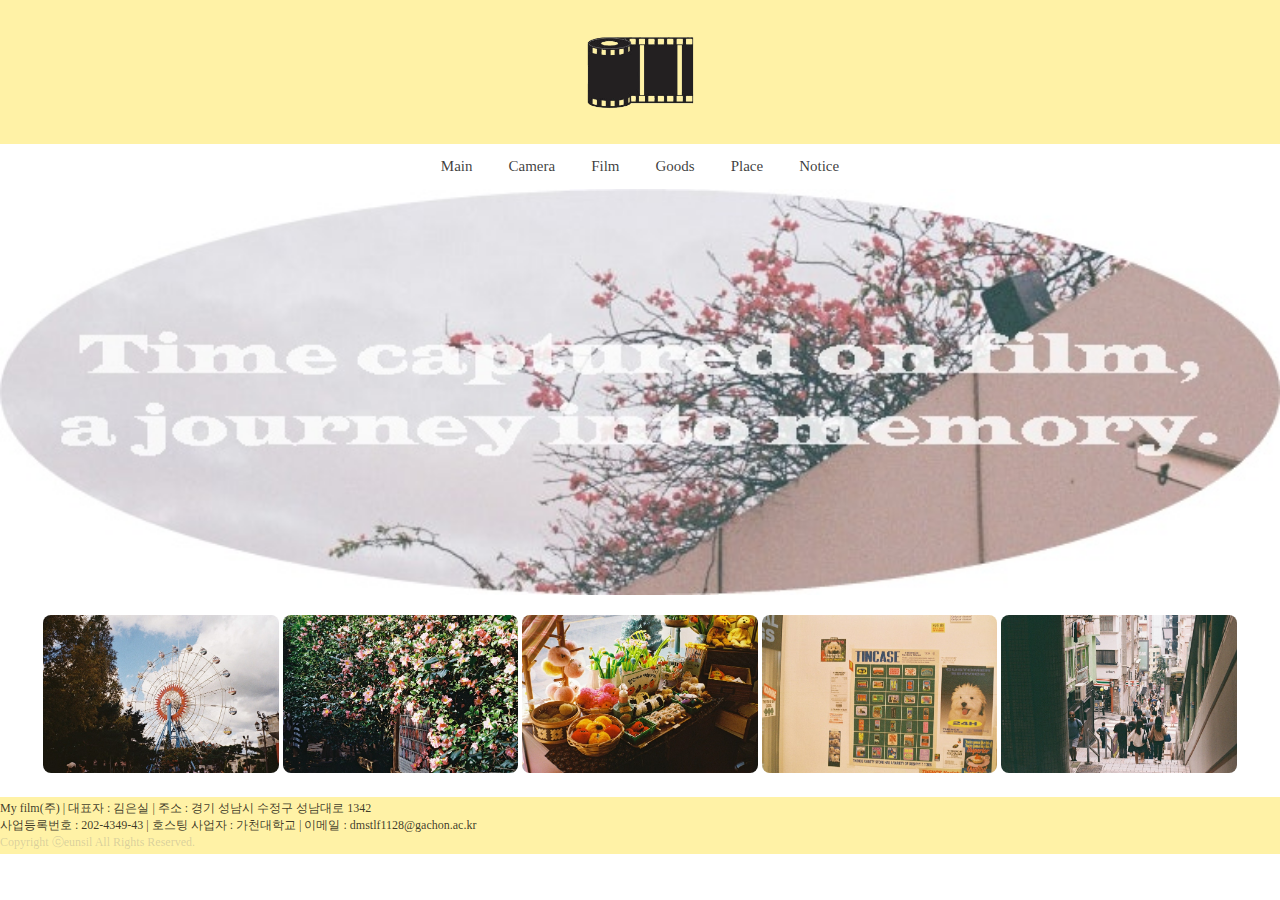
<file: index.html>
<!DOCTYPE html>
<html lang="ko">
<head>
  <meta charset="UTF-8">
  <meta name="viewport" content="width=device-width, initial-scale=1.0">
  <title>필름 속 시간 여행</title>
  <link rel="stylesheet" href="main.css">
  <style>
    .banner {
      width: 100%;
      height: 80%;
      display: block;
    }
    
    .photo-row {
      text-align: center;
      padding: 20px;
    }

    .photo-row img {
      width: 19%;
      height: auto;
      border-radius: 8px;
    }
  </style>
</head>
<body>
  <header>
    <a href="index.html"><img src="logo.png" height="80"></a>
  </header>

  <div class="topnav">
    <a href="index.html">Main</a>
    <a href="Camera.html">Camera</a>
    <a href="Film.html">Film</a>
    <a href="Goods.html">Goods</a>
    <a href="Place.html">Place</a>
    <a href="Notice.html">Notice</a>
  </div>

  <img src="banner.jpg" class="banner">

  <div class="photo-row">
    <img src="img/ETC/000001.jpg">
    <img src="img/JEJU/000026.jpg">
    <img src="img/SEOUL/000003.jpg">
    <img src="img/SEOUL/000005.jpg">
    <img src="img/HONGKONG/000013 (1).jpg">
  </div>

  <footer>
    <ul id="company_info">   
    <li>My film(주) | 대표자 : 김은실 | 주소 : 경기 성남시 수정구 성남대로 1342</li>
    <li>사업등록번호 : 202-4349-43 | 호스팅 사업자 : 가천대학교 | 이메일 : dmstlf1128@gachon.ac.kr</li>
    <li id="copyright">Copyright ⓒeunsil All Rights Reserved.</li>
    </ul>
  </footer>
</file>
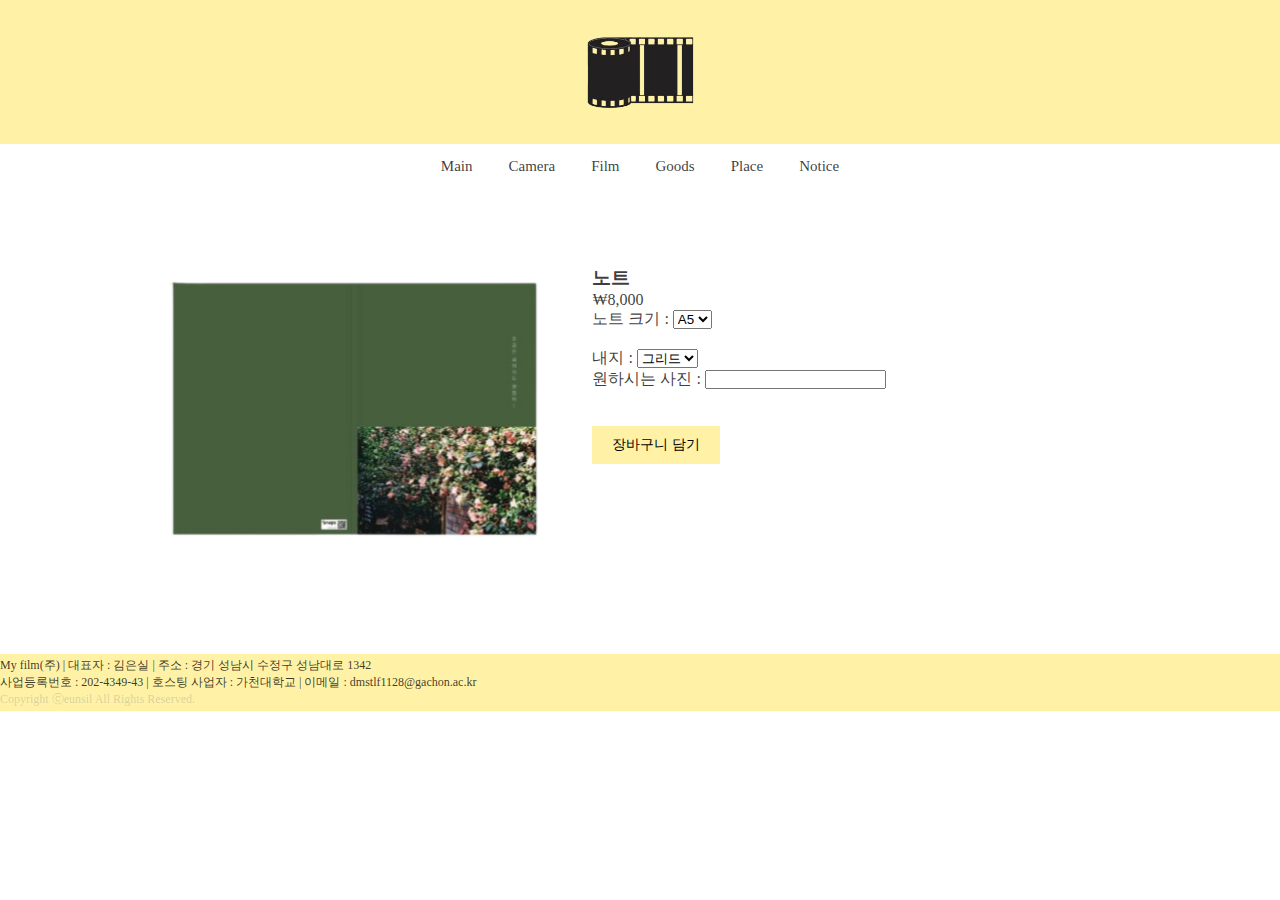
<file: book.html>
<!DOCTYPE html>
<html lang="en">
<head>
  <meta charset="UTF-8">
  <meta name="viewport" content="width=device-width, initial-scale=1.0">
  <title>ETC</title>
  <link rel="stylesheet" href="main.css">
  <style>
    .gallery {
      text-align: center;
      padding: 20px;
    }
    .photo-item {
      width: 80%;
      margin: 0 auto;
      padding: 20px;
      text-align: left;
      box-sizing: border-box;
    }
    .photo-item img {
      width: 100%;
      height: auto;
    }

    .photo-img {
      float: left;
      width: 40%;
    }

    .photo-img img {
      width: 100%;
      height: auto;
      border-radius: 8px;
    }

    .photo-details {
      float: right;
      width: 55%;
    }

    .photo-details h3 {
      margin-top: 0;
    }

    @media screen and (max-width: 768px) {
      .photo-img, .photo-details {
        float: none;
        width: 100%;
      }
    }

    button {
    background-color: #fff2a6;
    border: none;
    padding: 10px 20px;
    font-size: 14px;
    }
    button:hover {
      background-color: #f0df7c;
    }
  </style>
</head>
<body>
  <header>
    <a href="index.html"><img src="logo.png" height="80"></a>
  </header>

  <div class="topnav">
    <a href="index.html">Main</a>
    <a href="Camera.html">Camera</a>
    <a href="Film.html">Film</a>
    <a href="Goods.html">Goods</a>
    <a href="Place.html">Place</a>
    <a href="Notice.html">Notice</a>
  </div>

  <div style="clear: both;"></div>

  <div class="gallery">
    <div class="photo-item">
      <div class="photo-img">
      <img src="goods/book.png">
      </div>
      <div class="photo-details">
      <br><br>
      <h3>노트</h3>
      <p>₩8,000</p>
      <label for="size">노트 크기 :</label>
      <select>
        <option value="A5">A5</option>
        <option value="B5">B5</option>
      </select><br><br>
      <label for="paper">내지 :</label>
      <select>
        <option value="grid">그리드</option>
        <option value="line">라인</option>
      </select><br>
      <p>원하시는 사진 : <input type = "text"></p><br><br>
      <button type="button">장바구니 담기</button>
    </div>
    <div style="clear: both;"></div>
    </div>
  </div>
  
  <footer>
    <ul id="company_info">   
    <li>My film(주) | 대표자 : 김은실 | 주소 : 경기 성남시 수정구 성남대로 1342</li>
    <li>사업등록번호 : 202-4349-43 | 호스팅 사업자 : 가천대학교 | 이메일 : dmstlf1128@gachon.ac.kr</li>
    <li id="copyright">Copyright ⓒeunsil All Rights Reserved.</li>
    </ul>
  </footer>
</body>
</html>
</file>
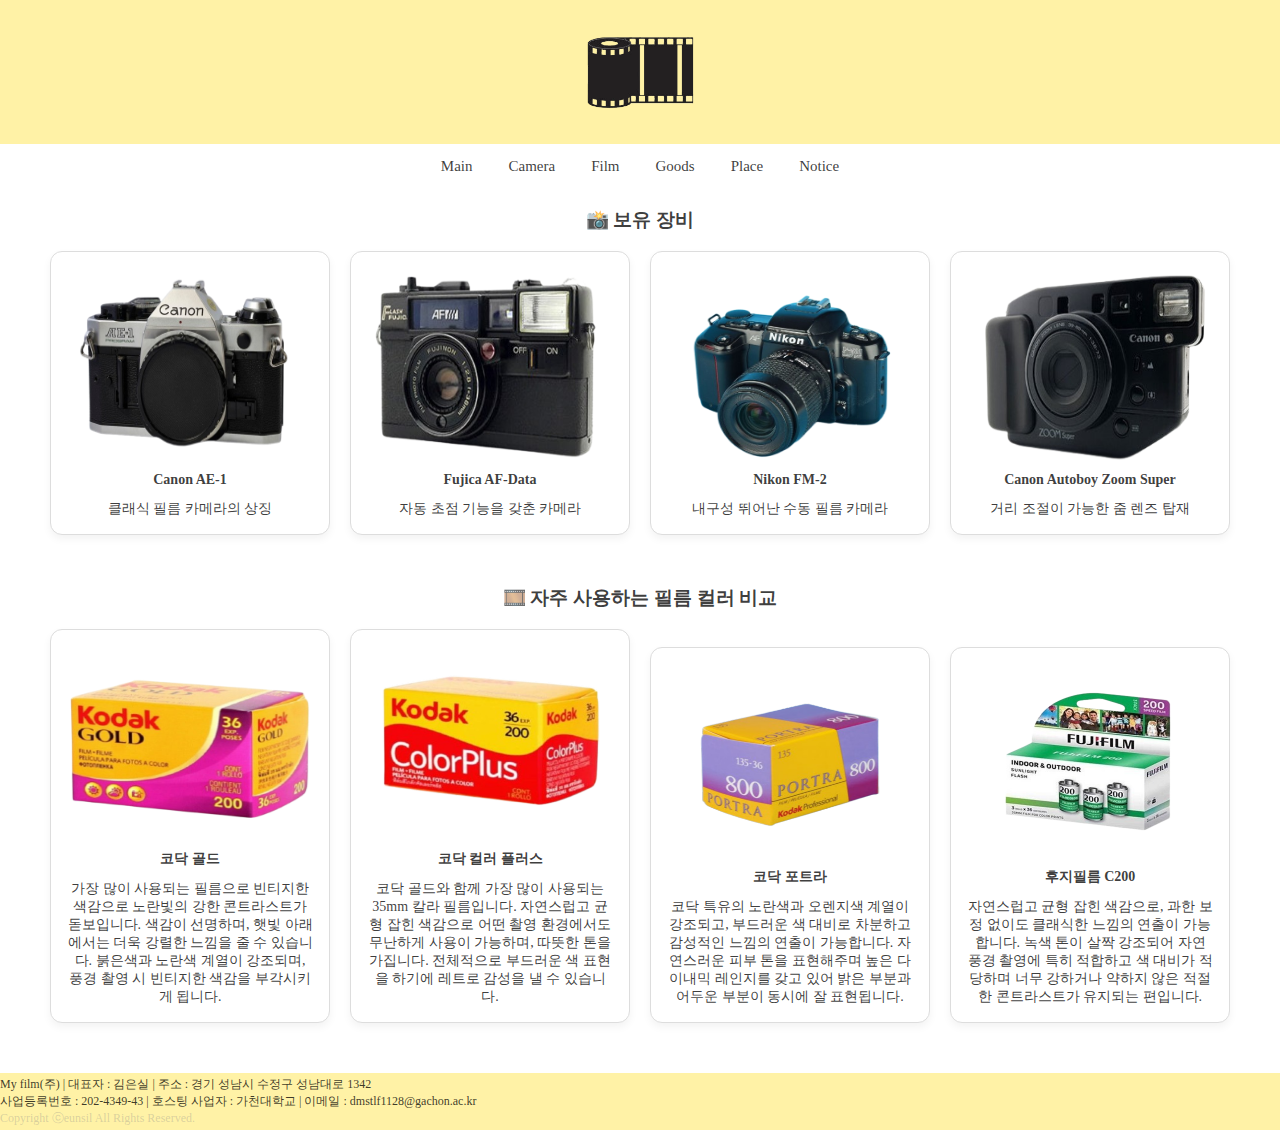
<file: Camera.html>
<!DOCTYPE html>
<html lang="en">
<head>
  <meta charset="UTF-8">
  <meta name="viewport" content="width=device-width, initial-scale=1.0">
  <title>Camera</title>
  <link rel="stylesheet" href="main.css">
  <style>
    h3{
      text-align: center;
    }
    .gallery {
      text-align: center;
      padding: 0 40px 40px 40px;
      font-size: 0;
    }

    .card {
      width: 280px;
      margin: 0 10px 10px;
      background-color: white;
      border: 1px solid #ddd;
      border-radius: 12px;
      padding: 16px;
      box-shadow: 0 4px 8px rgba(0,0,0,0.05);
      text-align: center;
      display: inline-block;
      font-size: 14px;
    }
    .card img {
      width: 100%;
      height: 200px;
    }
    .card p {
      margin-top: 12px;
      font-size: 14px;
      color: rgba(0, 0, 0, 0.774);
    }
  </style>
</head>
<body>
  <header>
    <a href="index.html"><img src="logo.png" height="80"></a>
  </header>

  <div class="topnav">
    <a href="index.html">Main</a>
    <a href="Camera.html">Camera</a>
    <a href="Film.html">Film</a>
    <a href="Goods.html">Goods</a>
    <a href="Place.html">Place</a>
    <a href="Notice.html">Notice</a>
  </div>

  <div style="clear: both;"></div>
  
  <br>
  <h3>📸 보유 장비</h3><br>
  <div class="gallery">
    <div class="card">
      <img src="camera/ae-1.png">
      <h4>Canon AE-1</h4>
      <p>클래식 필름 카메라의 상징</p>
    </div>
    <div class="card">
      <img src="camera/afdata.png">
      <h4>Fujica AF-Data</h4>
      <p>자동 초점 기능을 갖춘 카메라</p>
    </div>
    <div class="card">
      <img src="camera/nikon.png">
      <h4>Nikon FM-2</h4>
      <p>내구성 뛰어난 수동 필름 카메라</p>
    </div>
    <div class="card">
      <img src="camera/zoom.png">
      <h4>Canon Autoboy Zoom Super</h4>
      <p>거리 조절이 가능한 줌 렌즈 탑재</p>
    </div>
  </div>

  <h3>🎞️ 자주 사용하는 필름 컬러 비교</h3><br>
    <div class="gallery">
    <div class="card">
      <img src="camera/gold.png">
      <h4>코닥 골드</h4>
      <p>가장 많이 사용되는 필름으로 빈티지한 색감으로 노란빛의 강한 콘트라스트가 돋보입니다.
        색감이 선명하며, 햇빛 아래에서는 더욱 강렬한 느낌을 줄 수 있습니다. 
        붉은색과 노란색 계열이 강조되며, 풍경 촬영 시 빈티지한 색감을 부각시키게 됩니다.</p>
    </div>
    <div class="card">
      <img src="camera/colorplus.png">
      <h4>코닥 컬러 플러스</h4>
      <p>코닥 골드와 함께 가장 많이 사용되는 35mm 칼라 필름입니다. 
        자연스럽고 균형 잡힌 색감으로 어떤 촬영 환경에서도 무난하게 사용이 가능하며, 따뜻한 톤을 가집니다.
        전체적으로 부드러운 색 표현을 하기에 레트로 감성을 낼 수 있습니다.</p>
    </div>
    <div class="card">
      <img src="camera/portra.png">
      <h4>코닥 포트라</h4>
      <p>코닥 특유의 노란색과 오렌지색 계열이 강조되고, 부드러운 색 대비로 차분하고 감성적인 느낌의 연출이 가능합니다.
        자연스러운 피부 톤을 표현해주며 높은 다이내믹 레인지를 갖고 있어 밝은 부분과 어두운 부분이 동시에 잘 표현됩니다.</p>
    </div>
    <div class="card">
      <img src="camera/fuji.png">
      <h4>후지필름 C200</h4>
      <p>자연스럽고 균형 잡힌 색감으로, 과한 보정 없이도 클래식한 느낌의 연출이 가능합니다.
        녹색 톤이 살짝 강조되어 자연 풍경 촬영에 특히 적합하고 색 대비가 적당하며 너무 강하거나 약하지 않은 적절한 콘트라스트가 유지되는 편입니다.</p>
    </div>
  </div>

  <footer>
    <ul id="company_info">   
    <li>My film(주) | 대표자 : 김은실 | 주소 : 경기 성남시 수정구 성남대로 1342</li>
    <li>사업등록번호 : 202-4349-43 | 호스팅 사업자 : 가천대학교 | 이메일 : dmstlf1128@gachon.ac.kr</li>
    <li id="copyright">Copyright ⓒeunsil All Rights Reserved.</li>
    </ul>
  </footer>
</body>
</html>
</file>
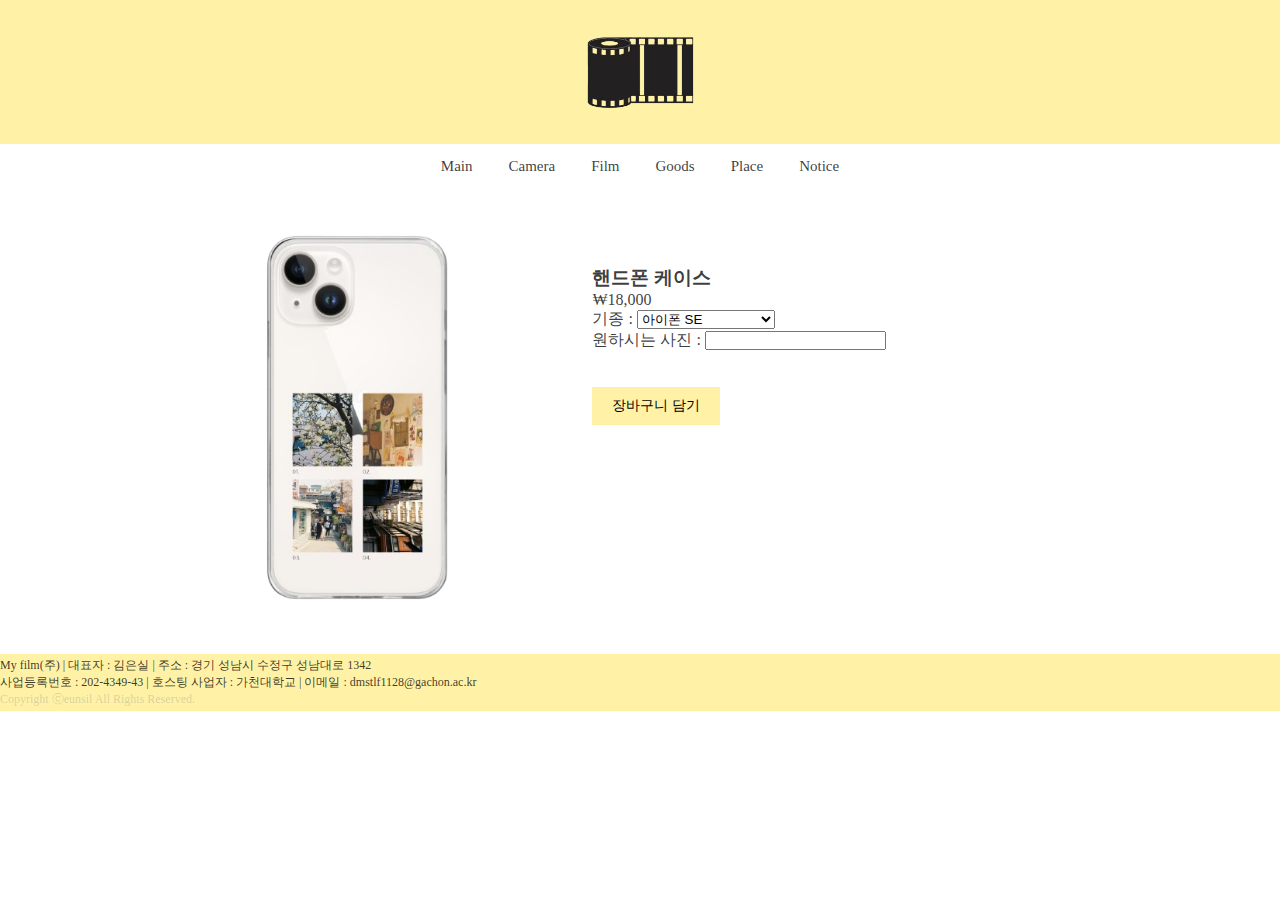
<file: case.html>
<!DOCTYPE html>
<html lang="en">
<head>
  <meta charset="UTF-8">
  <meta name="viewport" content="width=device-width, initial-scale=1.0">
  <title>ETC</title>
  <link rel="stylesheet" href="main.css">
  <style>
  .gallery {
    text-align: center;
    padding: 20px;
  }
  .photo-item {
    width: 80%;
    margin: 0 auto;
    padding: 20px;
    text-align: left;
    box-sizing: border-box;
  }
  .photo-item img {
    width: 100%;
    height: auto;
  }

  .photo-img {
    float: left;
    width: 40%;
  }

  .photo-img img {
    width: 100%;
    height: auto;
    border-radius: 8px;
  }

  .photo-details {
    float: right;
    width: 55%;
  }

  .photo-details h3 {
    margin-top: 0;
  }

  @media screen and (max-width: 768px) {
    .photo-img, .photo-details {
      float: none;
      width: 100%;
    }
  }

  button {
  background-color: #fff2a6;
  border: none;
  padding: 10px 20px;
  font-size: 14px;
  }
  button:hover {
    background-color: #f0df7c;
  }
  </style>
</head>
<body>
  <header>
    <a href="index.html"><img src="logo.png" height="80"></a>
  </header>

  <div class="topnav">
    <a href="index.html">Main</a>
    <a href="Camera.html">Camera</a>
    <a href="Film.html">Film</a>
    <a href="Goods.html">Goods</a>
    <a href="Place.html">Place</a>
    <a href="Notice.html">Notice</a>
  </div>

  <div style="clear: both;"></div>

  <div class="gallery">
    <div class="photo-item">
      <div class="photo-img">
      <img src="goods/case.png">
      </div>
      <div class="photo-details">
      <br><br>
      <h3>핸드폰 케이스</h3>
      <p>₩18,000</p>
      <label for="size">기종 :</label>
      <select>
        <option value="se">아이폰 SE</option>
        <option value="xr">아이폰 XR</option>
        <option value="16">아이폰 16</option>
        <option value="16pro">아이폰 16PRO</option>
        <option value="16promax">아이폰 16PROMAX</option>
        <option value="s25">갤럭시 S25</option>
        <option value="s25+">갤럭시 S25+</option>
        <option value="s25u">갤럭시 S25 Ultra</option>
      </select><br>
      <p>원하시는 사진 : <input type = "text"></p><br><br>
      <button type="button">장바구니 담기</button>
    </div>
    <div style="clear: both;"></div>
    </div>
  </div>
  
  <footer>
    <ul id="company_info">   
    <li>My film(주) | 대표자 : 김은실 | 주소 : 경기 성남시 수정구 성남대로 1342</li>
    <li>사업등록번호 : 202-4349-43 | 호스팅 사업자 : 가천대학교 | 이메일 : dmstlf1128@gachon.ac.kr</li>
    <li id="copyright">Copyright ⓒeunsil All Rights Reserved.</li>
    </ul>
  </footer>
</body>
</html>
</file>
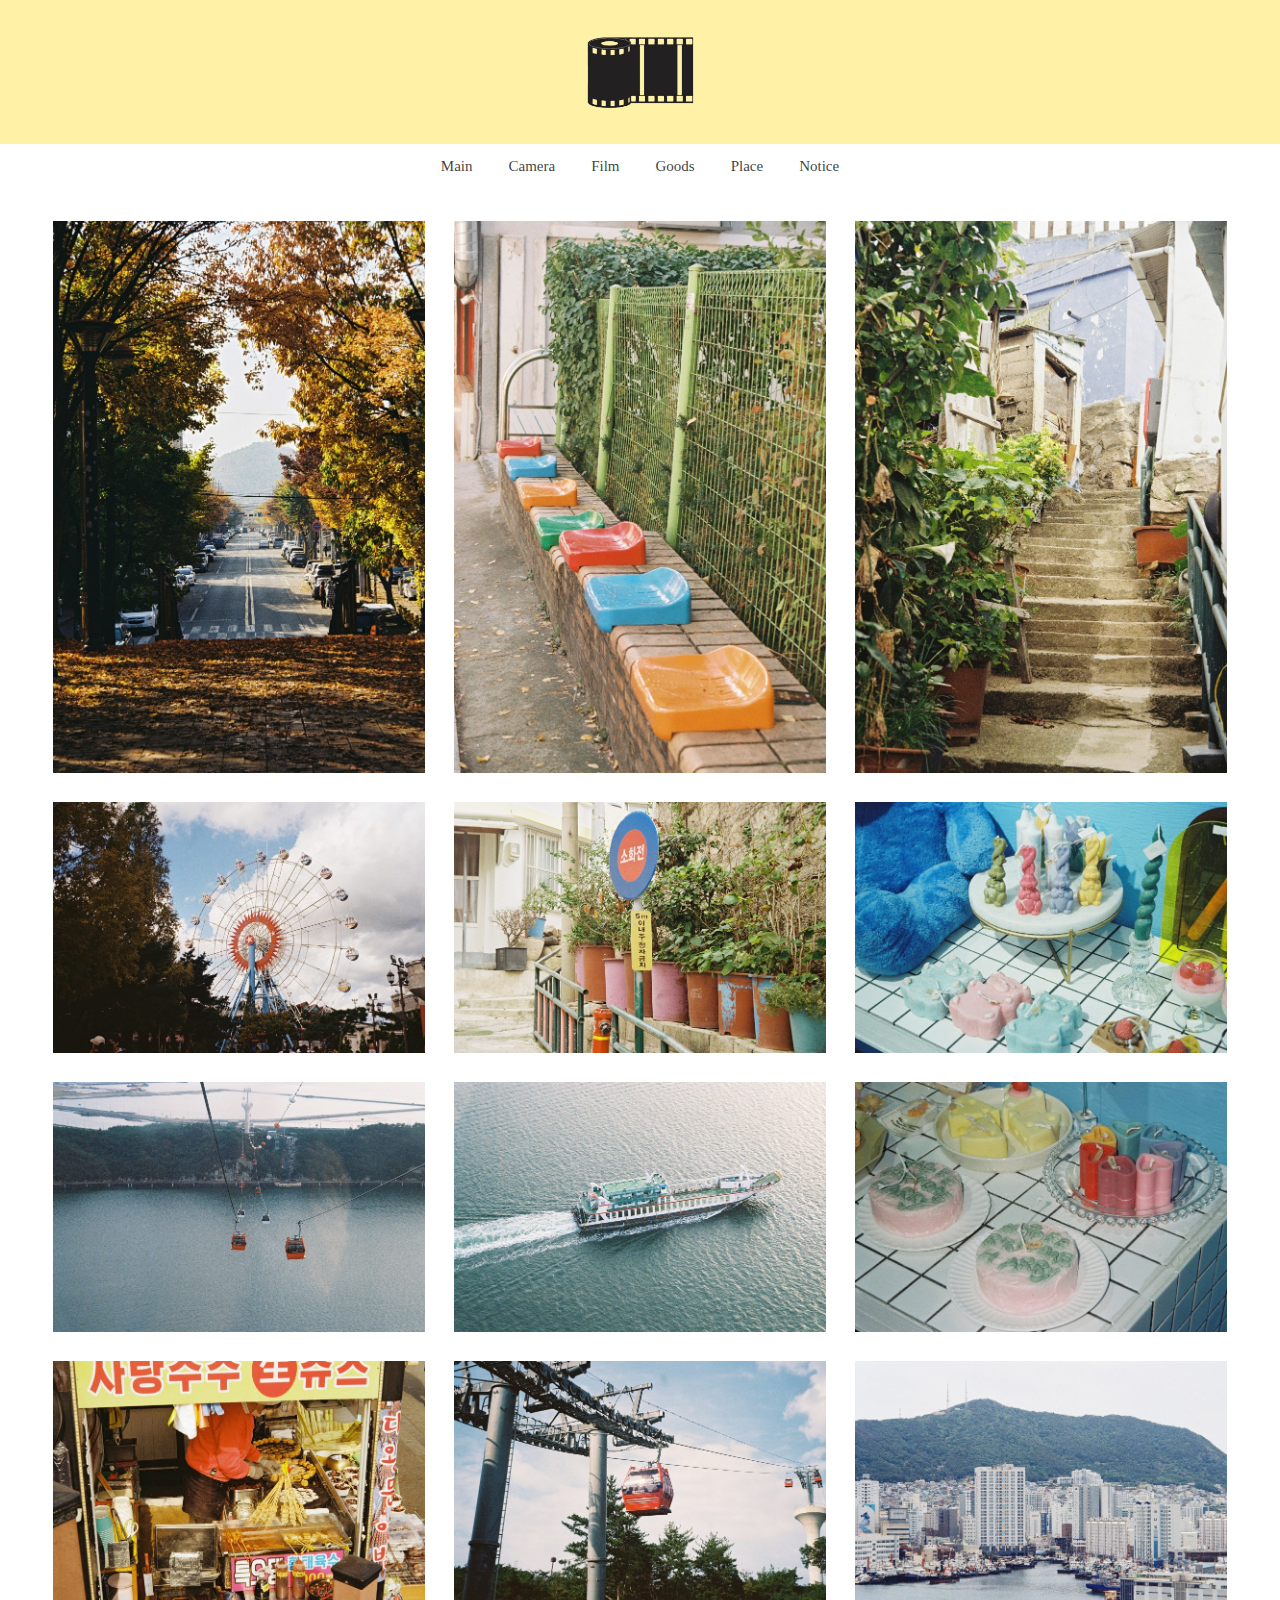
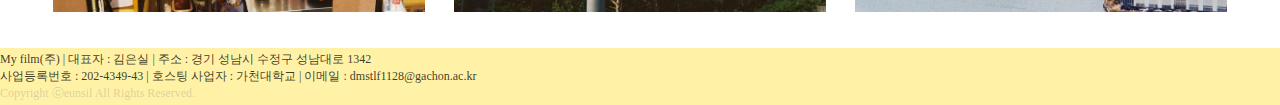
<file: etc.html>
<!DOCTYPE html>
<html lang="en">
<head>
  <meta charset="UTF-8">
  <meta name="viewport" content="width=device-width, initial-scale=1.0">
  <title>ETC</title>
  <link rel="stylesheet" href="main.css">
  <style>
    .gallery {
    text-align: center;
    padding: 20px;
  }
  .photo-item {
    display: inline-block;
    width: 30%;
    margin: 1%;
    box-sizing: border-box;
  }
  .photo-item img {
    width: 100%;
    height: auto;
  }

  @media screen and (max-width: 768px) {
    .photo-item {
      width: 95%;
      margin: 2.5% auto;
      display: block;
    }
  }
  </style>
</head>
<body>
  <header>
    <a href="index.html"><img src="logo.png" height="80"></a>
  </header>

  <div class="topnav">
    <a href="index.html">Main</a>
    <a href="Camera.html">Camera</a>
    <a href="Film.html">Film</a>
    <a href="Goods.html">Goods</a>
    <a href="Place.html">Place</a>
    <a href="Notice.html">Notice</a>
  </div>

  <div style="clear: both;"></div>

  <div class="gallery">
    <div class="photo-item"><img src="img/ETC/000012.jpg" title="촬영지 : 안산시"></div>
    <div class="photo-item"><img src="img/ETC/1.jpg" title="촬영지 : 성남시"></div>
    <div class="photo-item"><img src="img/ETC/2.jpg" title="촬영지 : 목포시"></div>
    <div class="photo-item"><img src="img/ETC/000001.jpg" title="촬영지 : 경주시"></div>
    <div class="photo-item"><img src="img/ETC/000002.jpg" title="촬영지 : 목포시"></div>
    <div class="photo-item"><img src="img/ETC/000004.jpg" title="촬영지 : 부산광역시"></div>
    <div class="photo-item"><img src="img/ETC/000012 (2).jpg" title="촬영지 : 목포시"></div>
    <div class="photo-item"><img src="img/ETC/000013.jpg" title="촬영지 : 목포시"></div>
    <div class="photo-item"><img src="img/ETC/000014.jpg" title="촬영지 : 목포시"></div>
    <div class="photo-item"><img src="img/ETC/000015.jpg" title="촬영지 : 시흥시"></div>
    <div class="photo-item"><img src="img/ETC/000032.jpg" title="촬영지 : 목포시"></div>
    <div class="photo-item"><img src="img/ETC/000038.jpg" title="촬영지 : 부산광역시"></div>
  </div>

  <footer>
    <ul id="company_info">   
    <li>My film(주) | 대표자 : 김은실 | 주소 : 경기 성남시 수정구 성남대로 1342</li>
    <li>사업등록번호 : 202-4349-43 | 호스팅 사업자 : 가천대학교 | 이메일 : dmstlf1128@gachon.ac.kr</li>
    <li id="copyright">Copyright ⓒeunsil All Rights Reserved.</li>
    </ul>
  </footer>
</body>
</html>
</file>
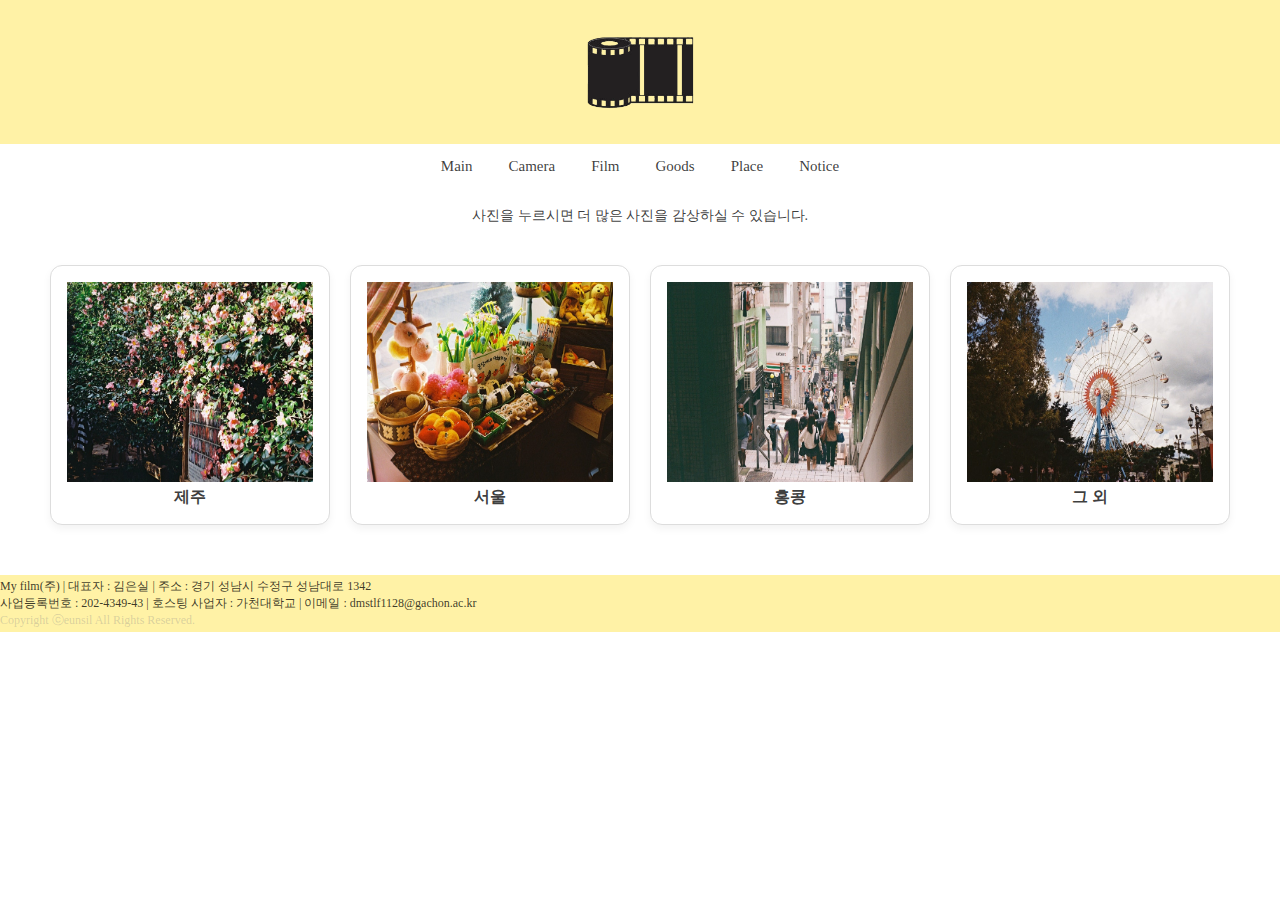
<file: Film.html>
<!DOCTYPE html>
<html lang="en">
<head>
  <meta charset="UTF-8">
  <meta name="viewport" content="width=device-width, initial-scale=1.0">
  <title>Film</title>
  <link rel="stylesheet" href="main.css">
  <style>
    p {
      text-align: center;
      font-size: 14px;
    }
    .gallery {
      text-align: center;
      padding: 40px;
      font-size: 0;
    }
    .card {
      width: 280px;
      margin: 0 10px 10px;
      background-color: white;
      border: 1px solid #ddd;
      border-radius: 12px;
      padding: 16px;
      box-shadow: 0 4px 8px rgba(0,0,0,0.05);
      text-align: center;
      display: inline-block;
      font-size: 14px;
    }
    .card img{
      width: 100%;
      height: 200px;
    }
  </style>
</head>
<body>
  <header>
    <a href="index.html"><img src="logo.png" height="80"></a>
  </header>

  <div class="topnav">
    <a href="index.html">Main</a>
    <a href="Camera.html">Camera</a>
    <a href="Film.html">Film</a>
    <a href="Goods.html">Goods</a>
    <a href="Place.html">Place</a>
    <a href="Notice.html">Notice</a>
  </div>

  <div style="clear: both;"></div>
  <br>
  <p>사진을 누르시면 더 많은 사진을 감상하실 수 있습니다.</p>
  <div class="gallery">
    <div class="card">
      <a href="JEJU.html"><img src="img/JEJU/000026.jpg"></a>
      <h3>제주</h3>
    </div>

    <div class="card">
      <a href="seoul.html"><img src="img/SEOUL/000003.jpg"></a>
      <h3>서울</h3>
    </div>

    <div class="card">
      <a href="hongkong.html"><img src="img/HONGKONG/000013 (1).jpg"></a>
      <h3>홍콩</h3>
    </div>
    
    <div class="card">
      <a href="etc.html"><img src="img/ETC/000001.jpg"></a>
      <h3>그 외</h3>
    </div>
  </div>
  <footer>
    <ul id="company_info">   
    <li>My film(주) | 대표자 : 김은실 | 주소 : 경기 성남시 수정구 성남대로 1342</li>
    <li>사업등록번호 : 202-4349-43 | 호스팅 사업자 : 가천대학교 | 이메일 : dmstlf1128@gachon.ac.kr</li>
    <li id="copyright">Copyright ⓒeunsil All Rights Reserved.</li>
    </ul>
  </footer>
</body>
</html>
</file>
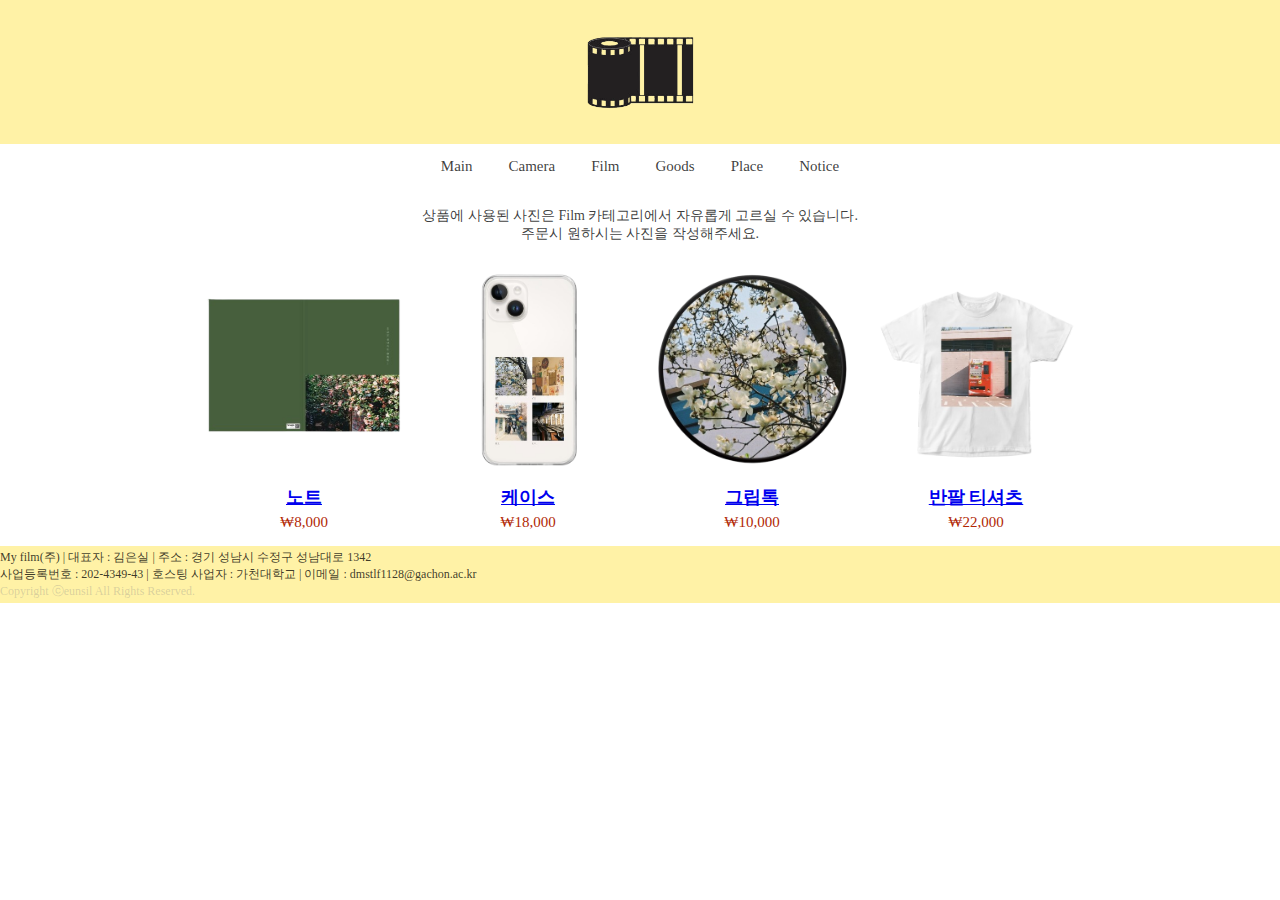
<file: Goods.html>
<!DOCTYPE html>
<html lang="en">
<head>
  <meta charset="UTF-8">
  <meta name="viewport" content="width=device-width, initial-scale=1.0">
  <title>Goods</title>
  <link rel="stylesheet" href="main.css">
  <style>
    p {
      font-size: 14px;
      text-align: center;
    }

    .goods-list {
      text-align: center;
    }
    .goods-item {
      display: inline-block;
      width: 200px;
      margin: 10px;
      text-align: center;
      vertical-align: top;
    }
    .goods-item img {
      width: 100%;
      max-width: 300px;
      height: auto;
    }
    .goods-name {
      font-size: 18px;
      font-weight: bold;
      margin-top: 10px;
    }
    .goods-price {
      font-size: 15px;
      color: #b12704;
      margin: 5px 0;
    }
  </style>
</head>
<body>
  <header>
    <a href="index.html"><img src="logo.png" height="80"></a>
  </header>

  <div class="topnav">
    <a href="index.html">Main</a>
    <a href="Camera.html">Camera</a>
    <a href="Film.html">Film</a>
    <a href="Goods.html">Goods</a>
    <a href="Place.html">Place</a>
    <a href="Notice.html">Notice</a>
  </div>

  <div style="clear: both;"></div>
  <br>
  <p>상품에 사용된 사진은 Film 카테고리에서 자유롭게 고르실 수 있습니다.<br>
  주문시 원하시는 사진을 작성해주세요.</p><br>
  <div class="goods-list">
    <div class="goods-item">
      <img src="goods/book.png" alt="Photo Book" />
      <div class="goods-name"><a href="book.html">노트</a></div>
      <div class="goods-price">₩8,000</div>
    </div>
    <div class="goods-item">
      <img src="goods/case.png" alt="Camera Case" />
      <div class="goods-name"><a href="case.html">케이스</a></div>
      <div class="goods-price">₩18,000</div>
    </div>
    <div class="goods-item">
      <img src="goods/grip.png" alt="Camera Grip" />
      <div class="goods-name"><a href="grip.html">그립톡</a></div>
      <div class="goods-price">₩10,000</div>
    </div>
    <div class="goods-item">
      <img src="goods/shirt.png" alt="Graphic T-Shirt" />
      <div class="goods-name"><a href="shirt.html">반팔 티셔츠</a></div>
      <div class="goods-price">₩22,000</div>
    </div>
  </div>


  <footer>
    <ul id="company_info">   
    <li>My film(주) | 대표자 : 김은실 | 주소 : 경기 성남시 수정구 성남대로 1342</li>
    <li>사업등록번호 : 202-4349-43 | 호스팅 사업자 : 가천대학교 | 이메일 : dmstlf1128@gachon.ac.kr</li>
    <li id="copyright">Copyright ⓒeunsil All Rights Reserved.</li>
    </ul>
  </footer>
</body>
</html>
</file>
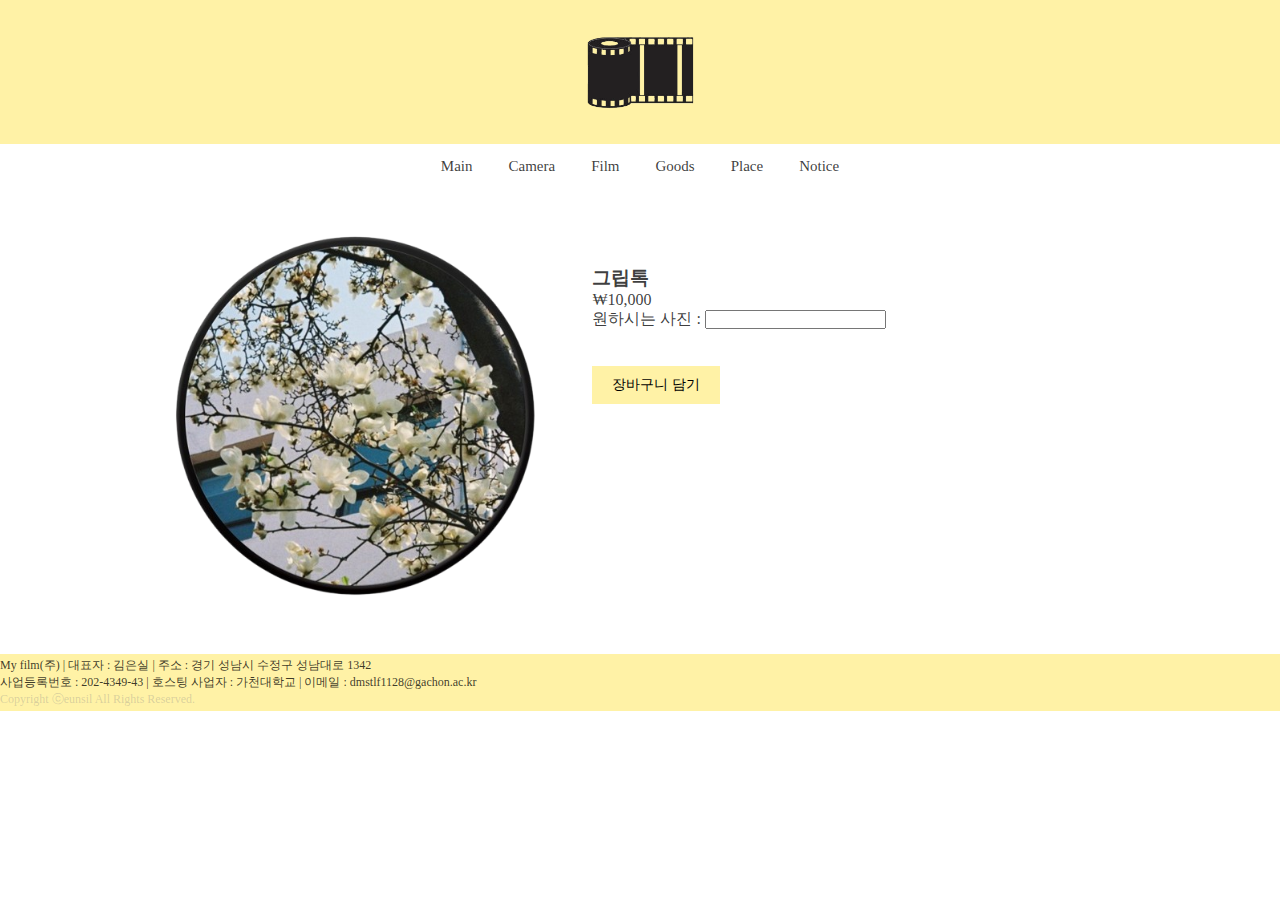
<file: grip.html>
<!DOCTYPE html>
<html lang="en">
<head>
  <meta charset="UTF-8">
  <meta name="viewport" content="width=device-width, initial-scale=1.0">
  <title>ETC</title>
  <link rel="stylesheet" href="main.css">
  <style>
  .gallery {
    text-align: center;
    padding: 20px;
  }
  .photo-item {
    width: 80%;
    margin: 0 auto;
    padding: 20px;
    text-align: left;
    box-sizing: border-box;
  }
  .photo-item img {
    width: 100%;
    height: auto;
  }

  .photo-img {
    float: left;
    width: 40%;
  }

  .photo-img img {
    width: 100%;
    height: auto;
    border-radius: 8px;
  }

  .photo-details {
    float: right;
    width: 55%;
  }

  .photo-details h3 {
    margin-top: 0;
  }

  @media screen and (max-width: 768px) {
    .photo-img, .photo-details {
      float: none;
      width: 100%;
    }
  }

  button {
  background-color: #fff2a6;
  border: none;
  padding: 10px 20px;
  font-size: 14px;
  }
  button:hover {
    background-color: #f0df7c;
  }
  </style>
</head>
<body>
  <header>
    <a href="index.html"><img src="logo.png" height="80"></a>
  </header>

  <div class="topnav">
    <a href="index.html">Main</a>
    <a href="Camera.html">Camera</a>
    <a href="Film.html">Film</a>
    <a href="Goods.html">Goods</a>
    <a href="Place.html">Place</a>
    <a href="Notice.html">Notice</a>
  </div>

  <div style="clear: both;"></div>

  <div class="gallery">
    <div class="photo-item">
      <div class="photo-img">
      <img src="goods/grip.png">
      </div>
      <div class="photo-details">
      <br><br>
      <h3>그립톡</h3>
      <p>₩10,000</p>
      <p>원하시는 사진 : <input type = "text"></p><br><br>
      <button type="button">장바구니 담기</button>
    </div>
    <div style="clear: both;"></div>
    </div>
  </div>
  
  <footer>
    <ul id="company_info">   
    <li>My film(주) | 대표자 : 김은실 | 주소 : 경기 성남시 수정구 성남대로 1342</li>
    <li>사업등록번호 : 202-4349-43 | 호스팅 사업자 : 가천대학교 | 이메일 : dmstlf1128@gachon.ac.kr</li>
    <li id="copyright">Copyright ⓒeunsil All Rights Reserved.</li>
    </ul>
  </footer>
</body>
</html>
</file>
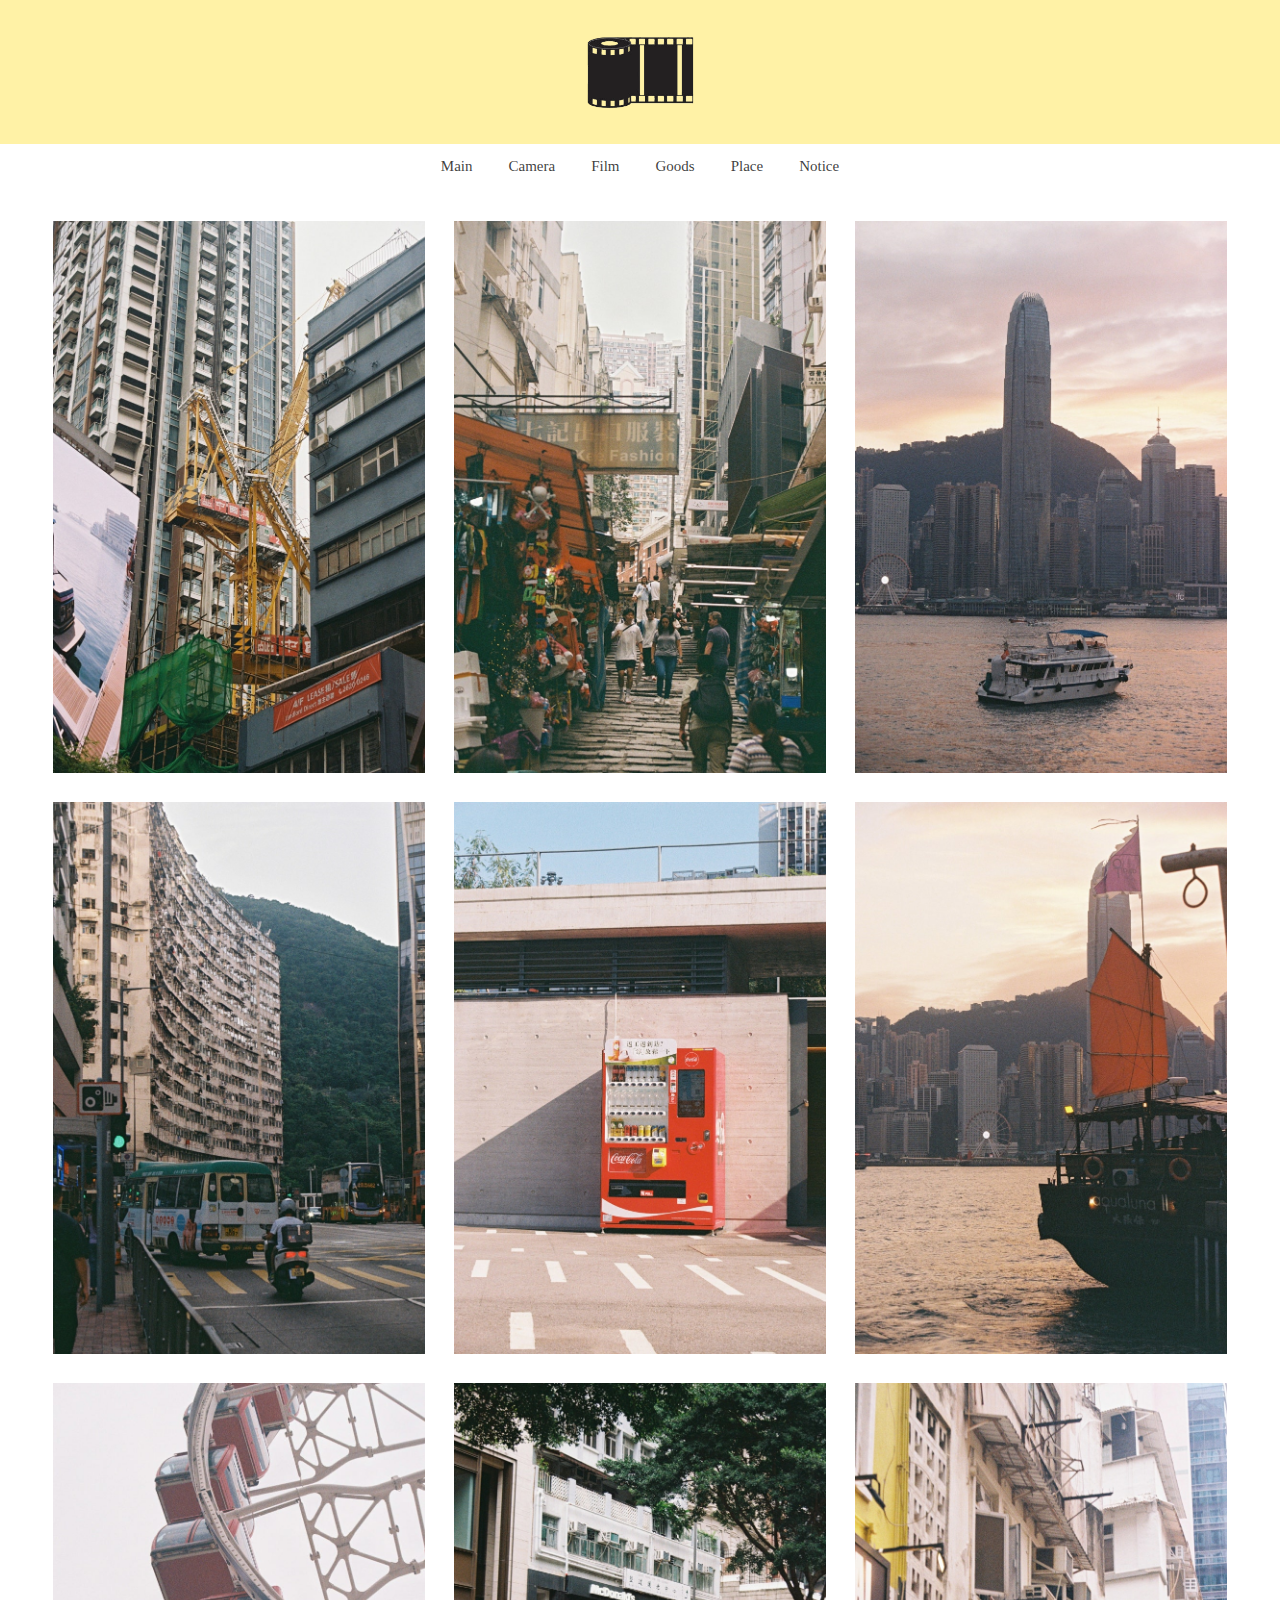
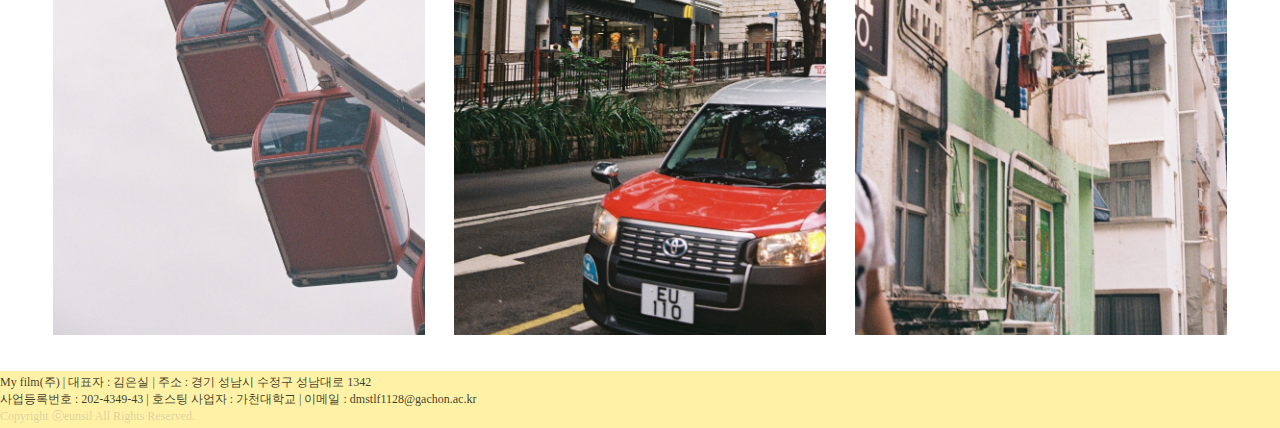
<file: hongkong.html>
<!DOCTYPE html>
<html lang="en">
<head>
  <meta charset="UTF-8">
  <meta name="viewport" content="width=device-width, initial-scale=1.0">
  <title>HONGKONG</title>
  <link rel="stylesheet" href="main.css">
  <style>
    .gallery {
    text-align: center;
    padding: 20px;
  }
  .photo-item {
    display: inline-block;
    width: 30%;
    margin: 1%;
    box-sizing: border-box;
  }
  .photo-item img {
    width: 100%;
    height: auto;
  }

  @media screen and (max-width: 768px) {
    .photo-item {
      width: 95%;
      margin: 2.5% auto;
      display: block;
    }
  }
  </style>
</head>
<body>
  <header>
    <a href="index.html"><img src="logo.png" height="80"></a>
  </header>

  <div class="topnav">
    <a href="index.html">Main</a>
    <a href="Camera.html">Camera</a>
    <a href="Film.html">Film</a>
    <a href="Goods.html">Goods</a>
    <a href="Place.html">Place</a>
    <a href="Notice.html">Notice</a>
  </div>

  <div style="clear: both;"></div>

  <div class="gallery">
    <div class="photo-item"><img src="img/HONGKONG/000009.jpg"></div>
    <div class="photo-item"><img src="img/HONGKONG/000011 (3).jpg"></div>
    <div class="photo-item"><img src="img/HONGKONG/000026 (2).jpg"></div>
    <div class="photo-item"><img src="img/HONGKONG/SE-0a6d6b4d-7383-4031-9e7c-5d1eb6bf4bd5.jpg"></div>
    <div class="photo-item"><img src="img/HONGKONG/SE-26794d1e-6d78-46f1-bcbb-fcf17920f642.jpg"></div>
    <div class="photo-item"><img src="img/HONGKONG/SE-4dc7a80a-ed4f-4dd8-beeb-d694f093f444.jpg"></div>
    <div class="photo-item"><img src="img/HONGKONG/SE-6ed7b57b-2726-44c2-aa92-84867b96455c.jpg"></div>
    <div class="photo-item"><img src="img/HONGKONG/SE-704c98e6-a36e-41c2-aba8-4e619e9ffef8.jpg"></div>
    <div class="photo-item"><img src="img/HONGKONG/SE-9715a736-6194-4209-9452-08fd94f9f049.jpg"></div>
  </div>

  <footer>
    <ul id="company_info">   
    <li>My film(주) | 대표자 : 김은실 | 주소 : 경기 성남시 수정구 성남대로 1342</li>
    <li>사업등록번호 : 202-4349-43 | 호스팅 사업자 : 가천대학교 | 이메일 : dmstlf1128@gachon.ac.kr</li>
    <li id="copyright">Copyright ⓒeunsil All Rights Reserved.</li>
    </ul>
  </footer>
</body>
</html>
</file>
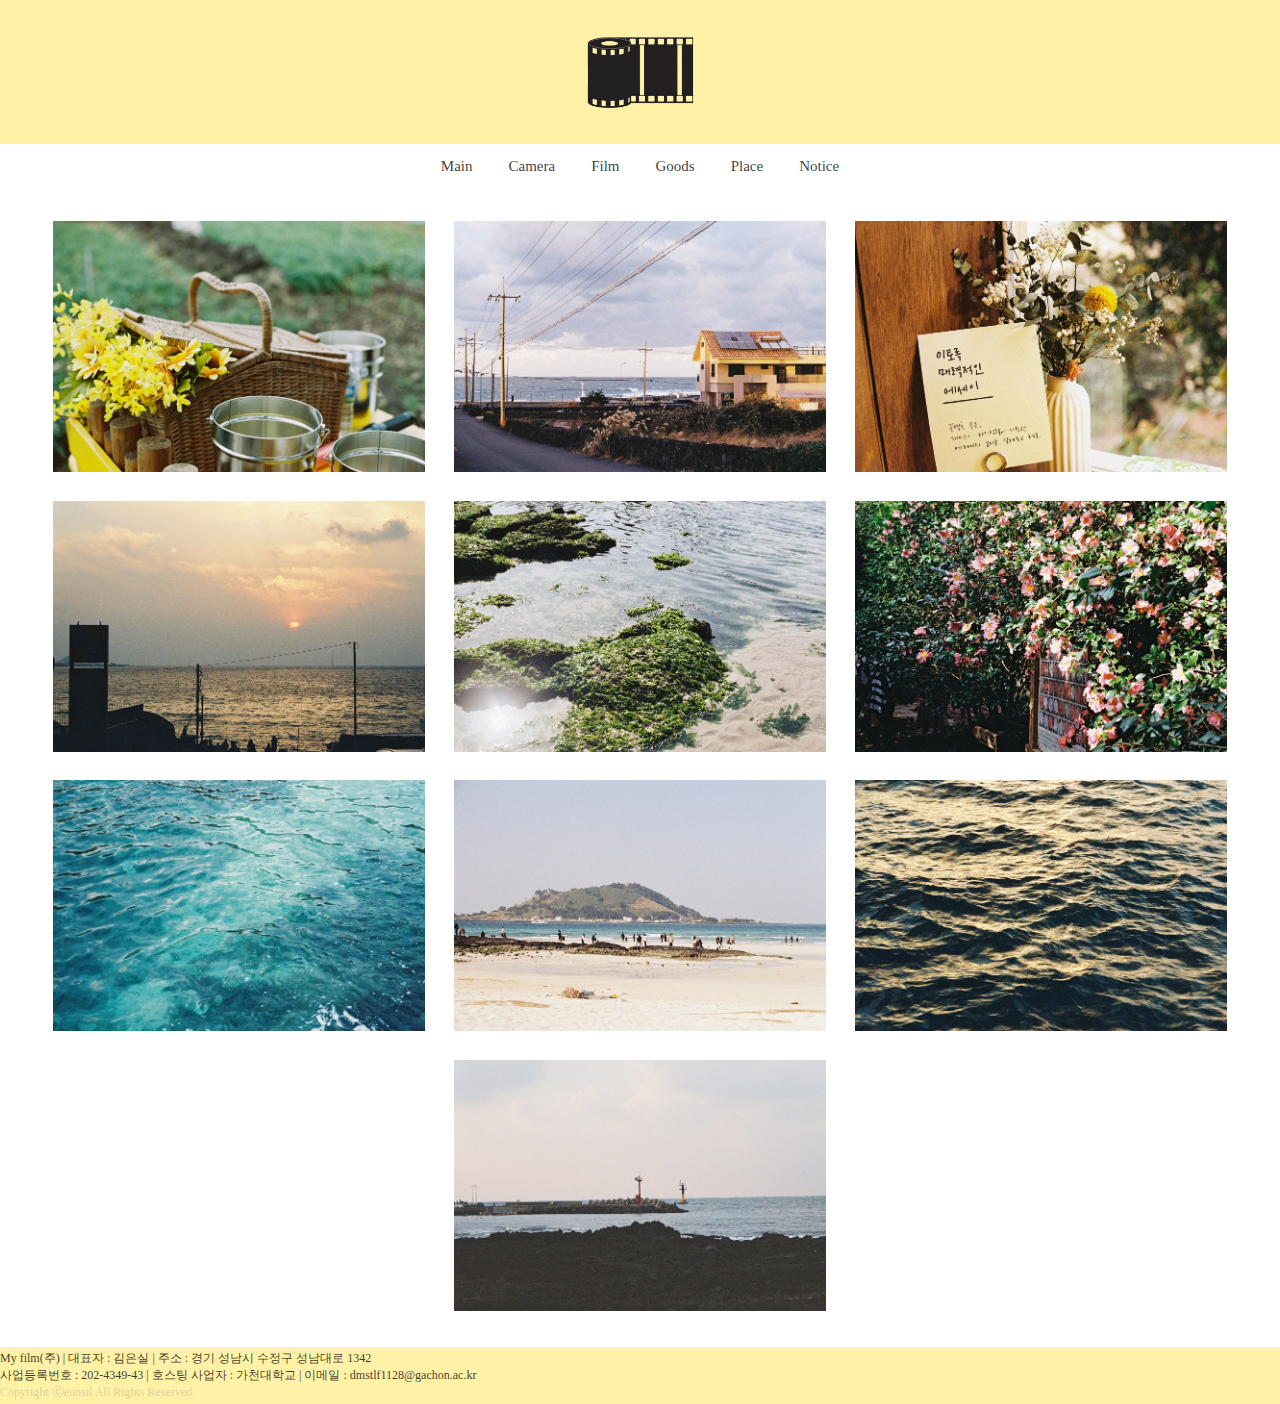
<file: JEJU.html>
<!DOCTYPE html>
<html lang="en">
<head>
  <meta charset="UTF-8">
  <meta name="viewport" content="width=device-width, initial-scale=1.0">
  <title>JEJU</title>
  <link rel="stylesheet" href="main.css">
  <style>
    .gallery {
      text-align: center;
      padding: 20px;
    }
    .photo-item {
      display: inline-block;
      width: 30%;
      margin: 1%;
      box-sizing: border-box;
    }
    .photo-item img {
      width: 100%;
      height: auto;
    }

    @media screen and (max-width: 768px) {
      .photo-item {
        width: 95%;
        margin: 2.5% auto;
        display: block;
      }
    }
  </style>
</head>
<body>
  <header>
    <a href="index.html"><img src="logo.png" height="80"></a>
  </header>

  <div class="topnav">
    <a href="index.html">Main</a>
    <a href="Camera.html">Camera</a>
    <a href="Film.html">Film</a>
    <a href="Goods.html">Goods</a>
    <a href="Place.html">Place</a>
    <a href="Notice.html">Notice</a>
  </div>

  <div style="clear: both;"></div>

  <div class="gallery">
    <div class="photo-item"><img src="img/JEJU/000011 (1).jpg"></div>
    <div class="photo-item"><img src="img/JEJU/000011.jpg"></div>
    <div class="photo-item"><img src="img/JEJU/000022.jpg"></div>
    <div class="photo-item"><img src="img/JEJU/000023.jpg"></div>
    <div class="photo-item"><img src="img/JEJU/000025.jpg"></div>
    <div class="photo-item"><img src="img/JEJU/000026.jpg"></div>
    <div class="photo-item"><img src="img/JEJU/000031.jpg"></div>
    <div class="photo-item"><img src="img/JEJU/000039 (1).jpg"></div>
    <div class="photo-item"><img src="img/JEJU/000039.jpg"></div>
    <div class="photo-item"><img src="img/JEJU/000040.jpg"></div>
  </div>

  <footer>
    <ul id="company_info">   
    <li>My film(주) | 대표자 : 김은실 | 주소 : 경기 성남시 수정구 성남대로 1342</li>
    <li>사업등록번호 : 202-4349-43 | 호스팅 사업자 : 가천대학교 | 이메일 : dmstlf1128@gachon.ac.kr</li>
    <li id="copyright">Copyright ⓒeunsil All Rights Reserved.</li>
    </ul>
  </footer>
</body>
</html>
</file>
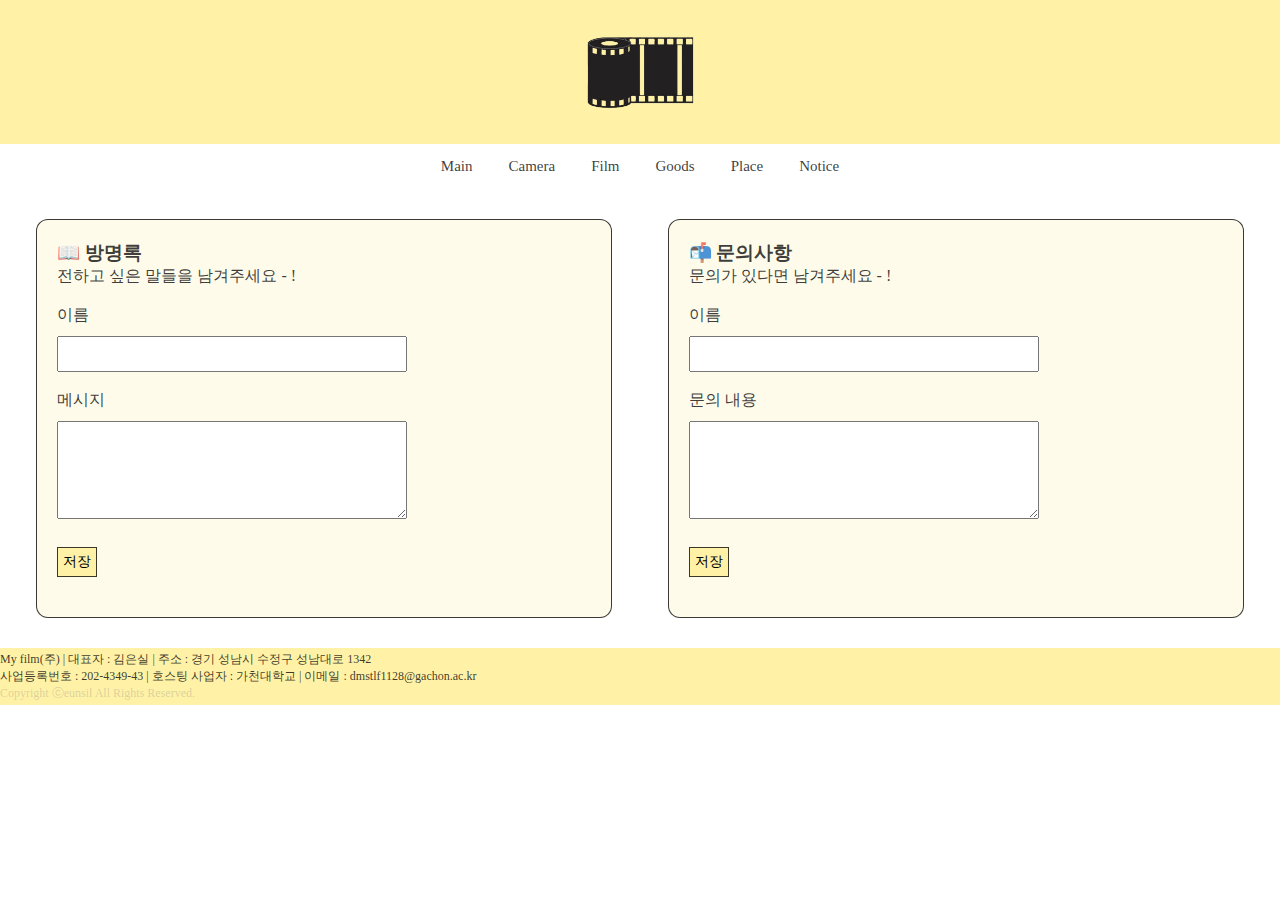
<file: Notice.html>
<!DOCTYPE html>
<html lang="en">
<head>
  <meta charset="UTF-8">
  <meta name="viewport" content="width=device-width, initial-scale=1.0">
  <title>Notices</title>
  <link rel="stylesheet" href="main.css">
  <style>
    form {
      margin-bottom: 20px;
      max-width: 500px;
    }
    input, textarea {
      display: block;
      width: 70%;
      margin-top: 10px;
      padding: 8px;
      font-size: 14px;
    }
    
    .form-container {
      text-align: center;
      margin-top: 30px;
      margin-bottom: 30px;
    }
    .form-box {
      display: inline-block;
      vertical-align: top;
      width: 45%;
      box-sizing: border-box;
      margin: 0 2%;
      background-color: #fffbea;
      padding: 20px;
      border-radius: 12px;
      border: 1px solid rgba(0, 0, 0, 0.774);
      text-align: left;
    }

    button {
      margin-top: 10px;
      padding: 5px 5px;
      font-size: 14px;
      background-color: #fff2a6;
      border: 1px solid rgba(0, 0, 0, 0.774);
    }
  </style>
</head>
<body>
  <header>
    <a href="index.html"><img src="logo.png" height="80"></a>
  </header>

  <div class="topnav">
    <a href="index.html">Main</a>
    <a href="Camera.html">Camera</a>
    <a href="Film.html">Film</a>
    <a href="Goods.html">Goods</a>
    <a href="Place.html">Place</a>
    <a href="Notice.html">Notice</a>
  </div>

  <div style="clear: both;"></div>
  
  <div class="form-container">
  <div class="form-box">
    <h3>📖 방명록</h3>
    <p>전하고 싶은 말들을 남겨주세요 - !</p><br>
    <form>
      <label for="guest-name">이름</label>
      <input type="text" id="guest-name" required><br>
      <label for="guest-message">메시지</label>
      <textarea id="guest-message" rows="5" required></textarea><br>
      <button type="submit">저장</button>
    </form>
    </div>
  <div class="form-box">
    <h3>📬 문의사항</h3>
    <p>문의가 있다면 남겨주세요 - !</p><br>
    <form>
      <label for="inquiry-name">이름</label>
      <input type="text" id="inquiry-name" required><br>
      <label for="inquiry-message">문의 내용</label>
      <textarea id="inquiry-message" rows="5" required></textarea><br>
      <button type="submit">저장</button>
    </form>
    </div>
  </div>

  <footer>
    <ul id="company_info">   
    <li>My film(주) | 대표자 : 김은실 | 주소 : 경기 성남시 수정구 성남대로 1342</li>
    <li>사업등록번호 : 202-4349-43 | 호스팅 사업자 : 가천대학교 | 이메일 : dmstlf1128@gachon.ac.kr</li>
    <li id="copyright">Copyright ⓒeunsil All Rights Reserved.</li>
    </ul>
  </footer>
</body>
</html>
</file>
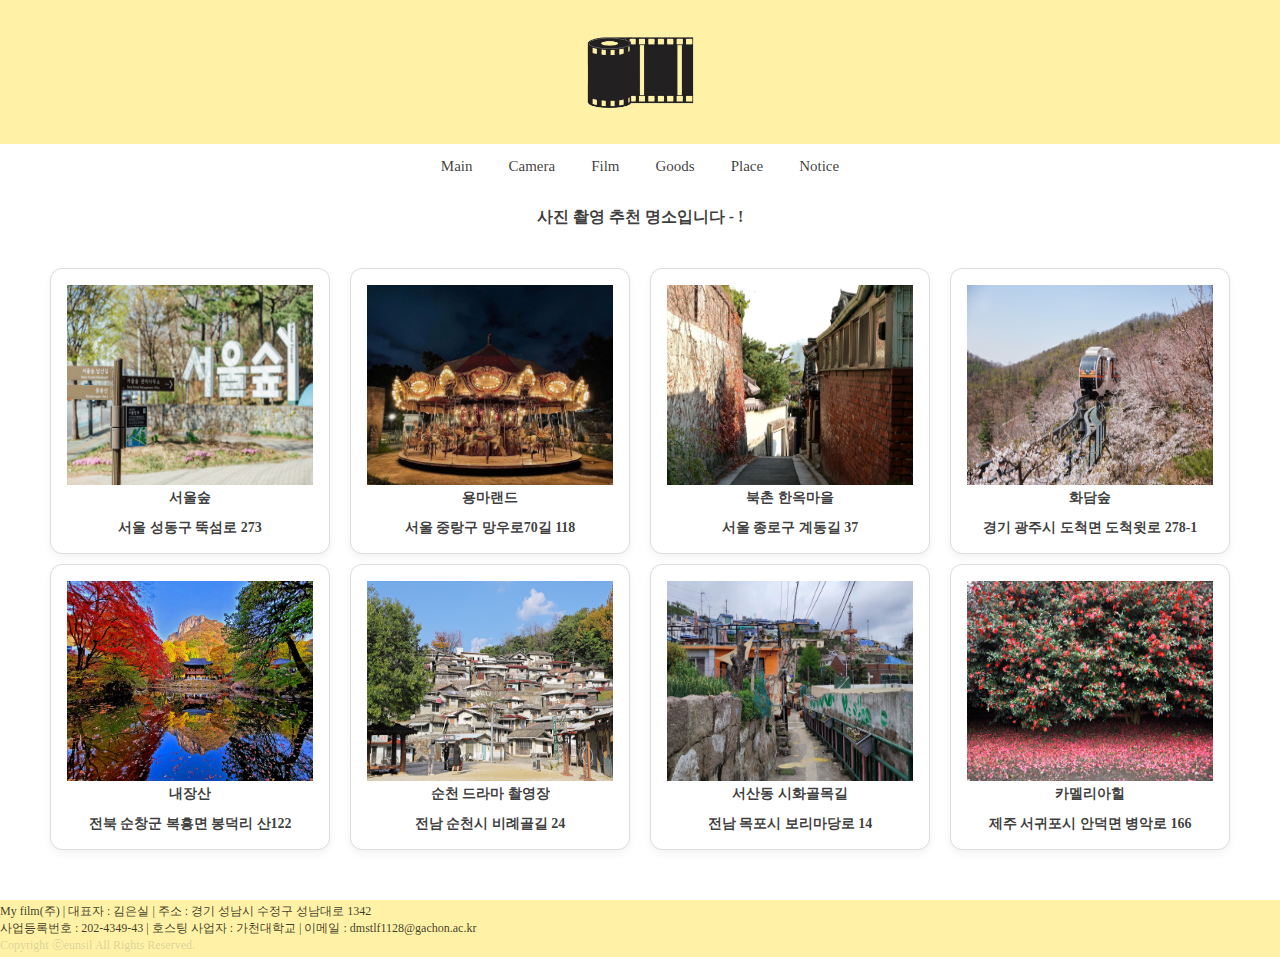
<file: Place.html>
<!DOCTYPE html>
<html lang="en">
<head>
  <meta charset="UTF-8">
  <meta name="viewport" content="width=device-width, initial-scale=1.0">
  <title>Place</title>
  <link rel="stylesheet" href="main.css">
  <style>
  p {
    font-weight: bold;
    text-align: center;
  }
  .gallery {
    text-align: center;
    padding: 40px;
    font-size: 0;
  }

  .card {
    width: 280px;
    margin: 0 10px 10px;
    background-color: white;
    border: 1px solid #ddd;
    border-radius: 12px;
    padding: 16px;
    box-shadow: 0 4px 8px rgba(0,0,0,0.05);
    text-align: center;
    display: inline-block;
    font-size: 14px;
  }
  .card img {
    width: 100%;
    height: 200px;
  }
  .card p {
    margin-top: 12px;
    font-size: 14px;
    color: rgba(0, 0, 0, 0.774);
  }
  </style>
</head>
<body>
  <header>
    <a href="index.html"><img src="logo.png" height="80"></a>
  </header>

  <div class="topnav">
    <a href="index.html">Main</a>
    <a href="Camera.html">Camera</a>
    <a href="Film.html">Film</a>
    <a href="Goods.html">Goods</a>
    <a href="Place.html">Place</a>
    <a href="Notice.html">Notice</a>
  </div>

  <div style="clear: both;"></div>

  <br>
  <p>사진 촬영 추천 명소입니다 - !</p>
  <div class="gallery">
    <div class="card">
      <img src="place/seoulsoop.jpg">
      <h4>서울숲</h4>
      <p>서울 성동구 뚝섬로 273</p>
    </div>
    <div class="card">
      <img src="place/yongma.png">
      <h4>용마랜드</h4>
      <p>서울 중랑구 망우로70길 118</p>
    </div>
    <div class="card">
      <img src="place/hanok.jpg">
      <h4>북촌 한옥마을</h4>
      <p>서울 종로구 계동길 37</p>
    </div>
    <div class="card">
      <img src="place/hwadam.jpg">
      <h4>화담숲</h4>
      <p>경기 광주시 도척면 도척윗로 278-1</p>
    </div>
    <div class="card">
      <img src="place/naejang.jpg">
      <h4>내장산</h4>
      <p>전북 순창군 복흥면 봉덕리 산122</p>
    </div>    
    <div class="card">
      <img src="place/drama.jpg">
      <h4>순천 드라마 촬영장</h4>
      <p>전남 순천시 비례골길 24</p>
    </div>
    <div class="card">
      <img src="place/mokpo.jpg">
      <h4>서산동 시화골목길</h4>
      <p>전남 목포시 보리마당로 14</p>
    </div>
    <div class="card">
      <img src="place/camelia.jpg">
      <h4>카멜리아힐</h4>
      <p>제주 서귀포시 안덕면 병악로 166</p>
    </div>
  </div>

  <footer>
    <ul id="company_info">   
    <li>My film(주) | 대표자 : 김은실 | 주소 : 경기 성남시 수정구 성남대로 1342</li>
    <li>사업등록번호 : 202-4349-43 | 호스팅 사업자 : 가천대학교 | 이메일 : dmstlf1128@gachon.ac.kr</li>
    <li id="copyright">Copyright ⓒeunsil All Rights Reserved.</li>
    </ul>
  </footer>
</body>
</html>
</file>
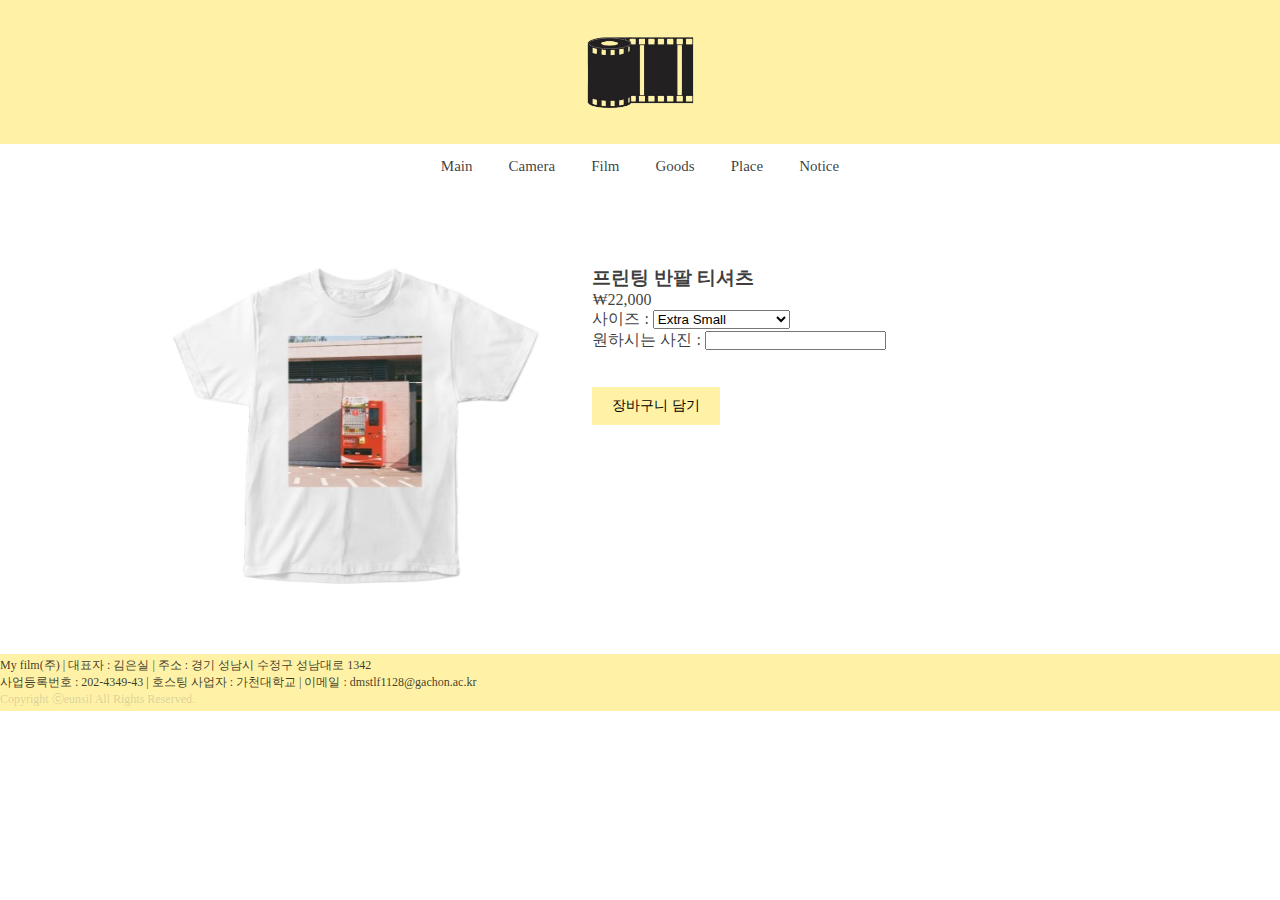
<file: shirt.html>
<!DOCTYPE html>
<html lang="en">
<head>
  <meta charset="UTF-8">
  <meta name="viewport" content="width=device-width, initial-scale=1.0">
  <title>ETC</title>
  <link rel="stylesheet" href="main.css">
  <style>
  .gallery {
    text-align: center;
    padding: 20px;
  }
  .photo-item {
    width: 80%;
    margin: 0 auto;
    padding: 20px;
    text-align: left;
    box-sizing: border-box;
  }
  .photo-item img {
    width: 100%;
    height: auto;
  }

  .photo-img {
    float: left;
    width: 40%;
  }

  .photo-img img {
    width: 100%;
    height: auto;
    border-radius: 8px;
  }

  .photo-details {
    float: right;
    width: 55%;
  }

  .photo-details h3 {
    margin-top: 0;
  }

  @media screen and (max-width: 768px) {
    .photo-img, .photo-details {
      float: none;
      width: 100%;
    }
  }

  button {
  background-color: #fff2a6;
  border: none;
  padding: 10px 20px;
  font-size: 14px;
  }
  button:hover {
    background-color: #f0df7c;
  }
  </style>
</head>
<body>
  <header>
    <a href="index.html"><img src="logo.png" height="80"></a>
  </header>

  <div class="topnav">
    <a href="index.html">Main</a>
    <a href="Camera.html">Camera</a>
    <a href="Film.html">Film</a>
    <a href="Goods.html">Goods</a>
    <a href="Place.html">Place</a>
    <a href="Notice.html">Notice</a>
  </div>

  <div style="clear: both;"></div>

  <div class="gallery">
    <div class="photo-item">
      <div class="photo-img">
      <img src="goods/shirt.png">
      </div>
      <div class="photo-details">
      <br><br>
      <h3>프린팅 반팔 티셔츠</h3>
      <p>₩22,000</p>
      <label for="size">사이즈 :</label>
      <select>
        <option value="xs">Extra Small</option>
        <option value="s">Small</option>
        <option value="m">Midium</option>
        <option value="l">Large</option>
        <option value="xl">	Extra Large</option>
        <option value="2xl">Double Extra Large</option>
      </select><br>
      <p>원하시는 사진 : <input type = "text"></p><br><br>
      <button type="button">장바구니 담기</button>
    </div>
    <div style="clear: both;"></div>
    </div>
  </div>
  
  <footer>
    <ul id="company_info">   
    <li>My film(주) | 대표자 : 김은실 | 주소 : 경기 성남시 수정구 성남대로 1342</li>
    <li>사업등록번호 : 202-4349-43 | 호스팅 사업자 : 가천대학교 | 이메일 : dmstlf1128@gachon.ac.kr</li>
    <li id="copyright">Copyright ⓒeunsil All Rights Reserved.</li>
    </ul>
  </footer>
</body>
</html>
</file>
<file: main.css>
*{
      margin: 0;
      padding: 0;
      box-sizing: border-box;
    }
    body {
      margin: 0;
      background-color: white;
      font-family: "맑은 고딕";
      color: rgba(0, 0, 0, 0.774);
    }

    header {
      padding: 30px;
      text-align: center;
      background-color: #fff2a6;
    }

    .topnav {
     text-align: center;
    }
    .topnav a{
      display: inline-block;
      font-size: 15px;
      color: rgba(0, 0, 0, 0.774);
      text-align: center;
      padding: 14px 16px;
      text-decoration: none;
    }
    .topnav a:hover{
      background-color: #fff2a6;
      color: rgba(0, 0, 0, 0.774);
    }

    footer {
      background-color: #fff2a6;
      padding: 3px 0 3px 0;
      font-size: 12px;
      color: rgba(0, 0, 0, 0.774);

    }
    footer #company_info {
      list-style-type: none;
    }
    footer #copyright {
      font-size: 12px;
      color: #88888854;
    }

    @media screen and (max-width:800px) {
      .leftcolumn, .rightcolumn{
        width: 100%;
        padding: 0;
      }
    }
</file>
